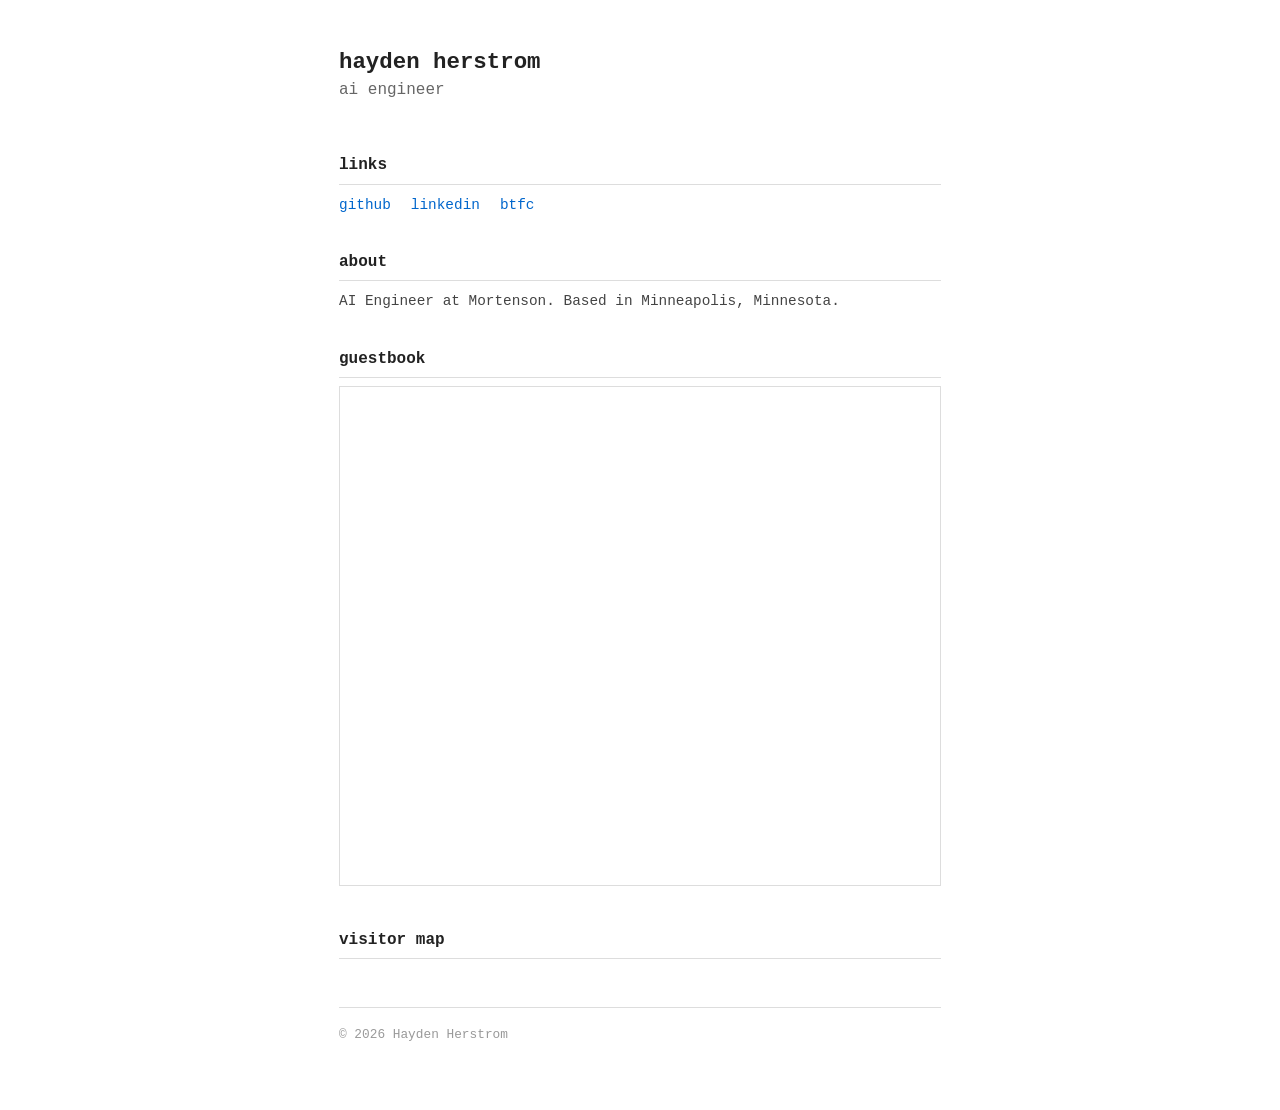
<file: index.html>
<!DOCTYPE html>
<html lang="en">
<head>
  <meta charset="UTF-8">
  <meta name="viewport" content="width=device-width, initial-scale=1.0">

  <title>Hayden Herstrom | AI Engineer | Minneapolis, MN</title>
  <meta name="title" content="Hayden Herstrom | AI Engineer | Minneapolis, MN">
  <meta name="description" content="AI Engineer at Mortenson, based in Minneapolis, Minnesota.">
  <meta name="author" content="Hayden Herstrom">
  <meta name="robots" content="index, follow">
  <link rel="canonical" href="https://www.herstrom.com/">

  <meta property="og:type" content="website">
  <meta property="og:url" content="https://www.herstrom.com/">
  <meta property="og:title" content="Hayden Herstrom | AI Engineer">
  <meta property="og:description" content="AI Engineer at Mortenson, based in Minneapolis, Minnesota.">
  <meta property="og:site_name" content="Hayden Herstrom">
  <meta property="og:locale" content="en_US">

  <meta name="twitter:card" content="summary">
  <meta name="twitter:url" content="https://www.herstrom.com/">
  <meta name="twitter:title" content="Hayden Herstrom | AI Engineer">
  <meta name="twitter:description" content="AI Engineer at Mortenson, based in Minneapolis, Minnesota.">

  <meta name="geo.region" content="US-MN">
  <meta name="geo.placename" content="Minneapolis">

  <script type="application/ld+json">
  {
    "@context": "https://schema.org",
    "@type": "Person",
    "name": "Hayden Herstrom",
    "url": "https://www.herstrom.com",
    "jobTitle": "AI Engineer",
    "worksFor": {
      "@type": "Organization",
      "name": "Mortenson"
    },
    "address": {
      "@type": "PostalAddress",
      "addressLocality": "Minneapolis",
      "addressRegion": "MN",
      "addressCountry": "US"
    },
    "sameAs": [
      "https://www.linkedin.com/in/hayden-herstrom/",
      "https://github.com/Hayden1629"
    ]
  }
  </script>

  <link rel="stylesheet" href="/css/style.css">
  <link rel="icon" href="/static/favicon/favicon.ico" sizes="any">
  <link rel="icon" type="image/png" sizes="32x32" href="/static/favicon/favicon-32x32.png">
  <link rel="icon" type="image/png" sizes="16x16" href="/static/favicon/favicon-16x16.png">
  <link rel="apple-touch-icon" sizes="180x180" href="/static/favicon/apple-touch-icon.png">
  <link rel="manifest" href="/static/favicon/site.webmanifest">
</head>

<body>
  <div class="simple-wrap">
    <header class="simple-header">
      <div class="header-row">
        <div class="header-text">
          <h1><a href="/">hayden herstrom</a></h1>
          <p class="simple-subtitle">ai engineer</p>
        </div>
      </div>
    </header>

    <section class="simple-section">
      <h2>links</h2>
      <div class="simple-links">
        <a href="https://github.com/Hayden1629" target="_blank" rel="noopener">github</a>
        <a href="https://www.linkedin.com/in/hayden-herstrom/" target="_blank" rel="noopener">linkedin</a>
        <a href="/btfc/">btfc</a>
      </div>
    </section>

    <section class="simple-section">
      <h2>about</h2>
      <p>AI Engineer at Mortenson. Based in Minneapolis, Minnesota.</p>
    </section>

    <section class="simple-section">
      <h2>guestbook</h2>
      <div class="simple-guestbook">
        <iframe src="https://hayden1629.atabook.org/" title="Guestbook" loading="lazy"></iframe>
      </div>
    </section>

    <section class="simple-section">
      <h2>visitor map</h2>
      <div class="simple-map">
        <script type="text/javascript" id="mapmyvisitors" src="https://mapmyvisitors.com/map.js?cl=ffffff&amp;w=a&amp;t=n&amp;d=DmxW1zif6Snf0cf7myR1whqstTQ3aYAg-SkLapzouc0"></script>
      </div>
    </section>

    <footer class="simple-footer">
      <hr>
      <p>&copy; 2026 Hayden Herstrom</p>
    </footer>
  </div>
</body>
</html>
</file>
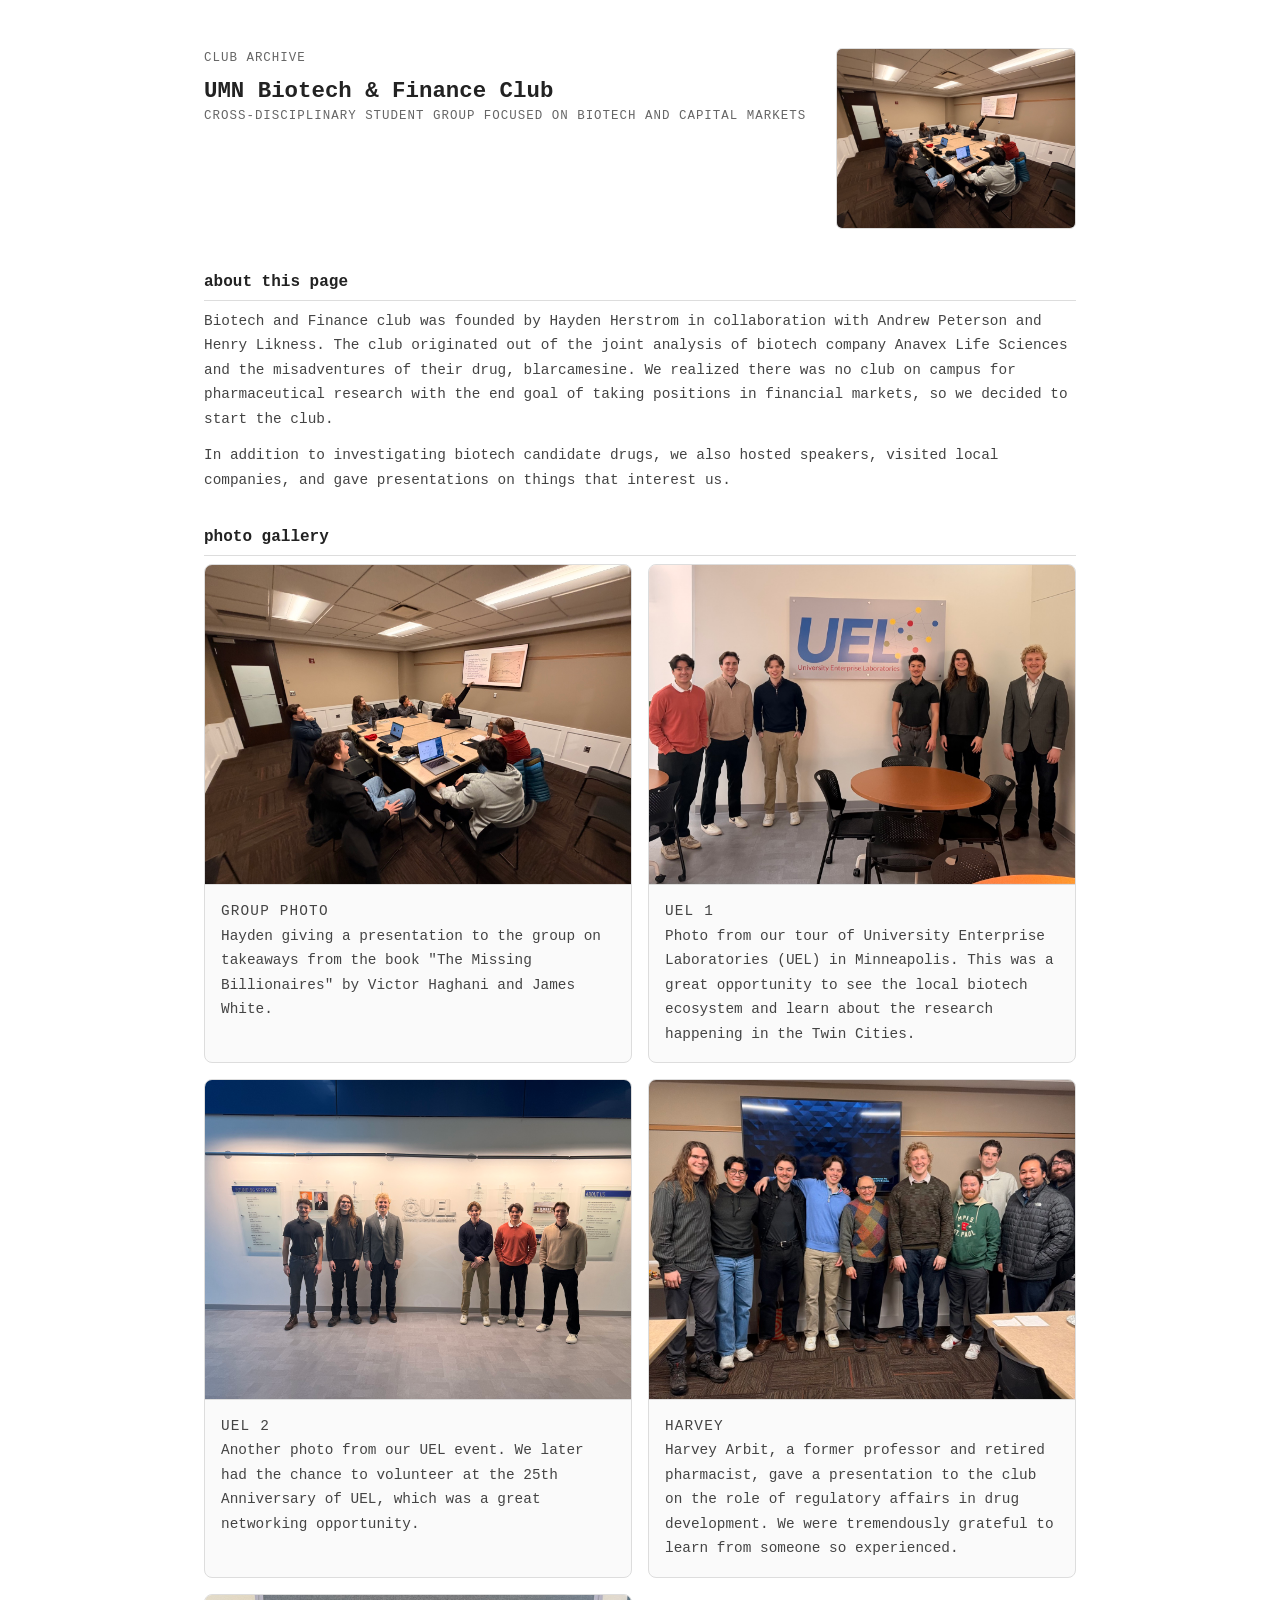
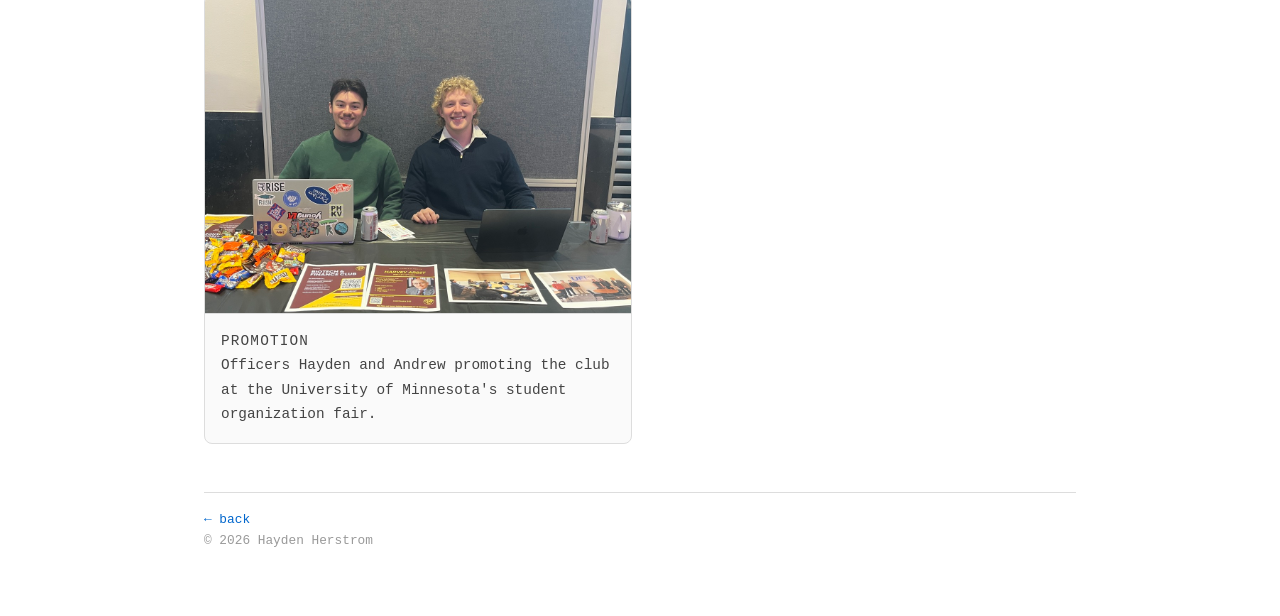
<file: btfc/index.html>
<!DOCTYPE html>
<html lang="en">
<head>
  <meta charset="UTF-8">
  <meta name="viewport" content="width=device-width, initial-scale=1.0">
  <title>UMN Biotech &amp; Finance Club | Hayden Herstrom</title>
  <meta name="title" content="UMN Biotech &amp; Finance Club | Hayden Herstrom">
  <meta name="description" content="A gallery page for the UMN Biotech &amp; Finance Club, a cross-disciplinary student group focused on biotech and capital markets.">
  <link rel="canonical" href="https://www.herstrom.com/btfc/">
  <link rel="stylesheet" href="/css/style.css">
  <link rel="icon" href="/static/favicon/favicon.ico" sizes="any">
  <link rel="icon" type="image/png" sizes="32x32" href="/static/favicon/favicon-32x32.png">
  <link rel="icon" type="image/png" sizes="16x16" href="/static/favicon/favicon-16x16.png">
  <link rel="apple-touch-icon" sizes="180x180" href="/static/favicon/apple-touch-icon.png">
  <link rel="manifest" href="/static/favicon/site.webmanifest">
</head>

<body>
  <div class="simple-wrap btfc-page">
    <header class="simple-header">
      <div class="header-row btfc-header-row">
        <div class="header-text">
          <p class="simple-subtitle">club archive</p>
          <h1><a href="/">UMN Biotech &amp; Finance Club</a></h1>
          <p class="simple-subtitle">cross-disciplinary student group focused on biotech and capital markets</p>
        </div>
        <img class="header-photo" src="/static/btfc/group.jpeg" alt="UMN Biotech &amp; Finance Club group photo">
      </div>
    </header>

    <section class="simple-section btfc-intro">
      <h2>about this page</h2>
      <p>Biotech and Finance club was founded by Hayden Herstrom in collaboration with Andrew Peterson and Henry Likness. The club originated out of the joint analysis of biotech company Anavex Life Sciences and the misadventures of their drug, blarcamesine. We realized there was no club on campus for pharmaceutical research with the end goal of taking positions in financial markets, so we decided to start the club.</p>
      <p>In addition to investigating biotech candidate drugs, we also hosted speakers, visited local companies, and gave presentations on things that interest us.</p>
    </section>

    <section class="simple-section">
      <h2>photo gallery</h2>
      <div class="btfc-gallery">
        <article class="btfc-card">
          <div class="btfc-card-image">
            <img src="/static/btfc/group.jpeg" alt="UMN Biotech &amp; Finance Club group photo" loading="lazy">
          </div>
          <div class="btfc-card-body">
            <p class="btfc-photo-label">Group photo</p>
            <p class="btfc-photo-description">Hayden giving a presentation to the group on takeaways from the book "The Missing Billionaires" by Victor Haghani and James White.</p>
          </div>
        </article>

        <article class="btfc-card">
          <div class="btfc-card-image">
            <img src="/static/btfc/UEL1.jpeg" alt="BTFC UEL 1 photo" loading="lazy">
          </div>
          <div class="btfc-card-body">
            <p class="btfc-photo-label">UEL 1</p>
            <p class="btfc-photo-description">Photo from our tour of University Enterprise Laboratories (UEL) in Minneapolis. This was a great opportunity to see the local biotech ecosystem and learn about the research happening in the Twin Cities.</p>
          </div>
        </article>

        <article class="btfc-card">
          <div class="btfc-card-image">
            <img src="/static/btfc/UEL2.jpeg" alt="BTFC UEL 2 photo" loading="lazy">
          </div>
          <div class="btfc-card-body">
            <p class="btfc-photo-label">UEL 2</p>
            <p class="btfc-photo-description">Another photo from our UEL event. We later had the chance to volunteer at the 25th Anniversary of UEL, which was a great networking opportunity.</p>
          </div>
        </article>

        <article class="btfc-card">
          <div class="btfc-card-image">
            <img src="/static/btfc/harvey.jpeg" alt="BTFC Harvey photo" loading="lazy">
          </div>
          <div class="btfc-card-body">
            <p class="btfc-photo-label">Harvey</p>
            <p class="btfc-photo-description">Harvey Arbit, a former professor and retired pharmacist, gave a presentation to the club on the role of regulatory affairs in drug development. We were tremendously grateful to learn from someone so experienced.</p>
          </div>
        </article>

        <article class="btfc-card">
          <div class="btfc-card-image">
            <img src="/static/btfc/promotion.JPG" alt="BTFC promotion photo" loading="lazy">
          </div>
          <div class="btfc-card-body">
            <p class="btfc-photo-label">Promotion</p>
            <p class="btfc-photo-description">Officers Hayden and Andrew promoting the club at the University of Minnesota's student organization fair.</p>
          </div>
        </article>
      </div>
    </section>

    <footer class="simple-footer">
      <hr>
      <p><a href="/">&larr; back</a></p>
      <p>&copy; 2026 Hayden Herstrom</p>
    </footer>
  </div>
</body>
</html>
</file>
<file: css/style.css>
/* ===== Reset & Base ===== */
*, *::before, *::after {
  margin: 0;
  padding: 0;
  box-sizing: border-box;
}

html {
  scroll-behavior: smooth;
}

body {
  font-size: 16px;
  line-height: 1.7;
  background-color: #fff;
}

/* ===== Layout ===== */
.simple-wrap {
  max-width: 650px;
  margin: 0 auto;
  padding: 3rem 1.5rem 4rem;
  font-family: 'SF Mono', 'Menlo', 'Consolas', 'Liberation Mono', monospace;
  font-size: 14px;
  line-height: 1.7;
  color: #222;
}

.simple-header {
  margin-bottom: 2.5rem;
}

.simple-header h1 {
  font-family: inherit;
  font-size: 1.4rem;
  font-weight: 700;
  margin-bottom: 0;
  line-height: 1.3;
}

.simple-header h1 a {
  color: #222;
  text-decoration: none;
}

.simple-header h1 a:hover {
  color: #555;
}

.simple-subtitle {
  font-size: 1rem;
  color: #666;
  margin-bottom: 0.5rem;
  font-weight: 400;
}

.header-row {
  display: flex;
  align-items: center;
  justify-content: space-between;
  gap: 1rem;
}

.header-text {
  flex: 1;
}

.header-photo {
  flex-shrink: 0;
  width: 200px;
  height: auto;
  border-radius: 4px;
  border: 1px solid #ddd;
}

/* ===== Sections ===== */
.simple-section {
  margin-bottom: 2rem;
}

.simple-section h2 {
  font-family: inherit;
  font-size: 1rem;
  font-weight: 700;
  color: #222;
  margin-bottom: 0.5rem;
  border-bottom: 1px solid #ddd;
  padding-bottom: 0.25rem;
}

.simple-section p {
  color: #444;
  margin-bottom: 0.75rem;
  font-size: 0.9rem;
}

.simple-section a {
  color: #0066cc;
  text-decoration: none;
}

.simple-section a:hover {
  text-decoration: underline;
}

/* ===== Links ===== */
.simple-links {
  display: flex;
  flex-wrap: wrap;
  gap: 0.5rem 1.25rem;
}

.simple-links a {
  color: #0066cc;
  text-decoration: none;
  font-size: 0.9rem;
}

.simple-links a:hover {
  text-decoration: underline;
}

/* ===== Guestbook & Map ===== */
.simple-guestbook {
  margin-top: 0.5rem;
}

.simple-guestbook iframe {
  width: 100%;
  min-height: 500px;
  border: 1px solid #ddd;
}

.simple-map {
  margin-top: 0.5rem;
}

.simple-map img {
  max-width: 100%;
  height: auto;
}

/* ===== Footer ===== */
.simple-footer {
  margin-top: 3rem;
}

.simple-footer hr {
  border: none;
  border-top: 1px solid #ddd;
  margin-bottom: 1rem;
}

.simple-footer p {
  color: #999;
  font-size: 0.8rem;
}

.simple-footer a {
  color: #0066cc;
  text-decoration: none;
}

.simple-footer a:hover {
  text-decoration: underline;
}

@media (max-width: 480px) {
  .simple-wrap {
    padding: 2rem 1rem 3rem;
  }

  .simple-links {
    flex-direction: column;
    gap: 0.4rem;
  }
}

/* ===== BTFC Page ===== */
.btfc-page {
  max-width: 920px;
}

.btfc-header-row {
  align-items: flex-start;
}

.btfc-page .header-photo {
  width: 240px;
  border-radius: 6px;
}

.btfc-page .simple-subtitle {
  text-transform: uppercase;
  letter-spacing: 0.08em;
  font-size: 0.78rem;
}

.btfc-gallery {
  display: grid;
  grid-template-columns: repeat(2, minmax(0, 1fr));
  gap: 1rem;
}

.btfc-card {
  border: 1px solid #ddd;
  border-radius: 8px;
  overflow: hidden;
  background: #fafafa;
}

.btfc-card-image {
  aspect-ratio: 4 / 3;
  background: #f1f1f1;
  border-bottom: 1px solid #ddd;
}

.btfc-card-image img {
  width: 100%;
  height: 100%;
  object-fit: cover;
  display: block;
}

.btfc-card-body {
  padding: 0.9rem 1rem 1rem;
}

.btfc-photo-label {
  color: #666;
  font-size: 0.78rem;
  text-transform: uppercase;
  letter-spacing: 0.08em;
  margin-bottom: 0.25rem;
}

.btfc-card-body h3 {
  font-size: 1rem;
  margin-bottom: 0.35rem;
}

.btfc-card-body p {
  margin-bottom: 0;
}

@media (max-width: 640px) {
  .btfc-page .header-photo {
    width: 100%;
    max-width: 260px;
  }

  .btfc-gallery {
    grid-template-columns: 1fr;
  }
}
</file>
